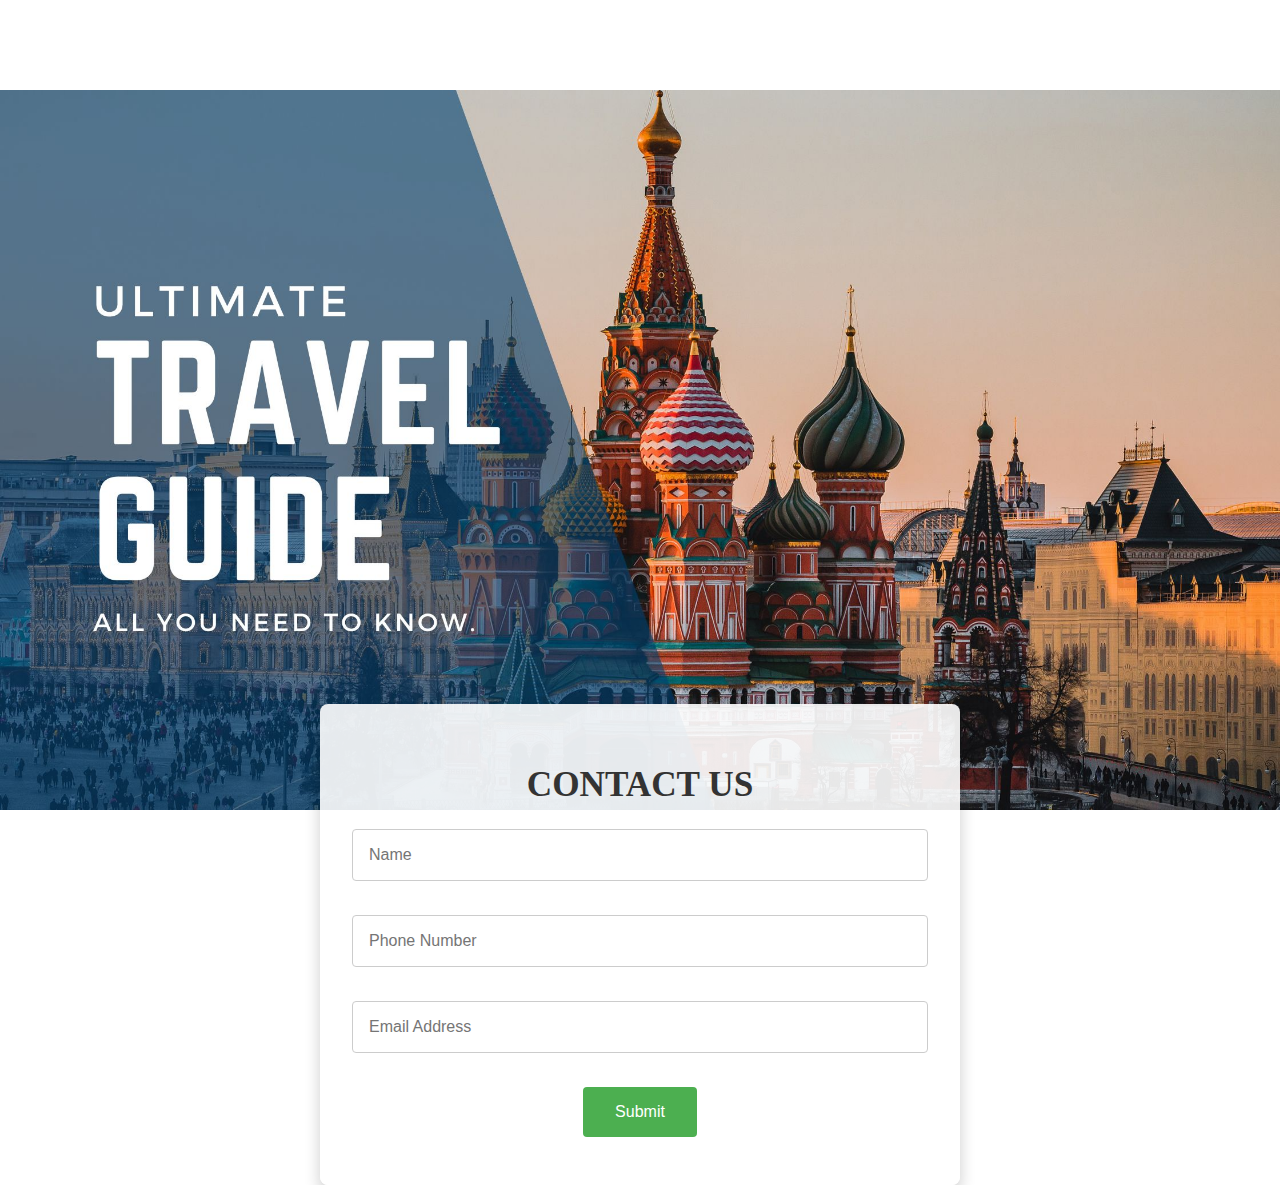
<file: contact.html>
<html>
    <head>
        <title>Contact</title>
        <link rel="stylesheet" href="contact.css">
        <script defer src="contact.js"></script>
    </head>
    <body>
        <section id="Contact US" class="contact">
            <h2>CONTACT US</h2>
            <form action="#" method="POST">
                <!-- Name Input -->
                <input type="text" id="name" name="name" placeholder="Name" required></br>
        
                <!-- Phone Input -->
                <input type="tel" id="phone" name="phone" placeholder="Phone Number" required></br>
        
                <!-- Email Input -->
                <input type="email" id="email" name="email" placeholder="Email Address" required></br>
        
                <!-- Submit Button -->
                <button type="submit">Submit</button>
            </form>
        </section>
        
    </body>
</html>
</file>
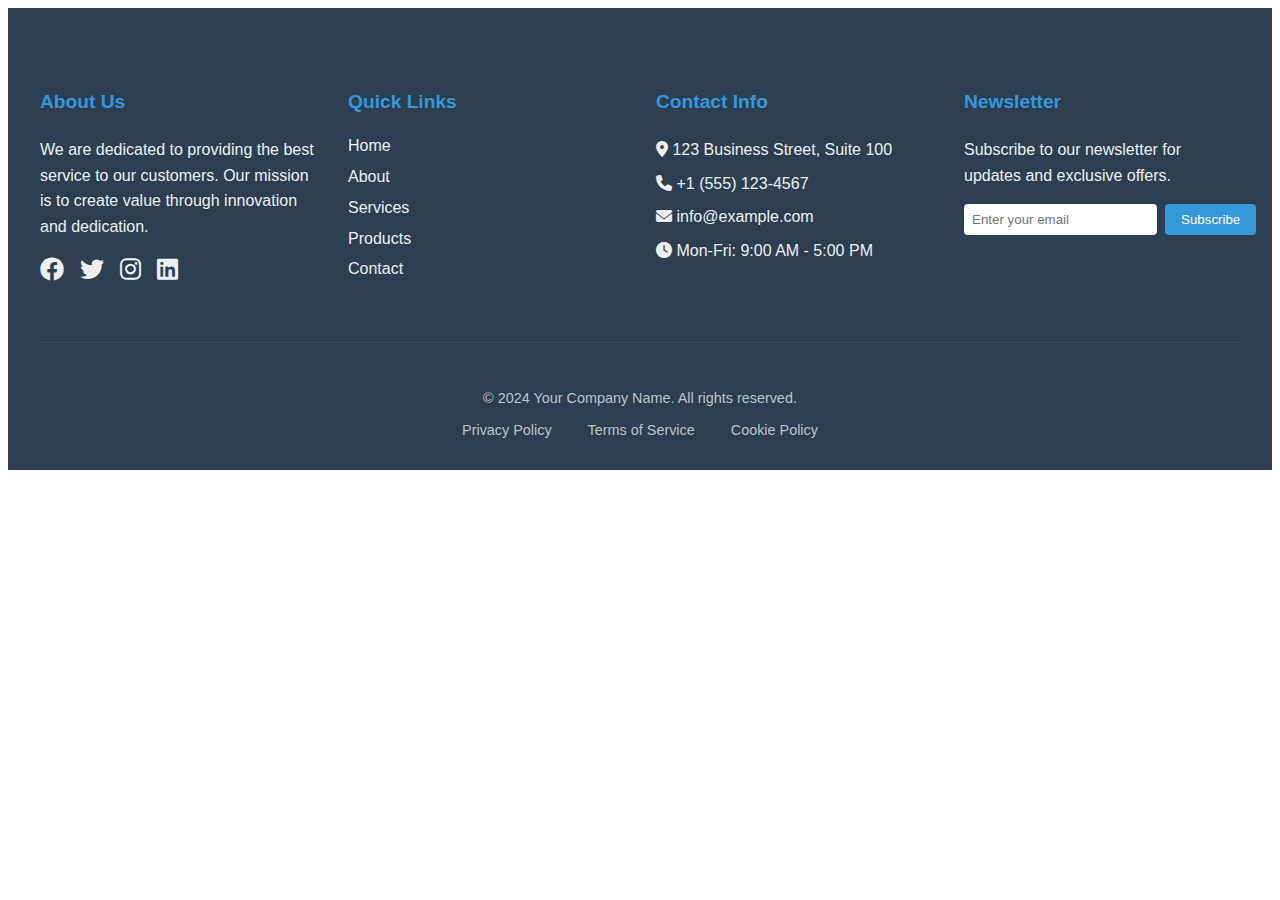
<file: test.html>
<!DOCTYPE html>
<html>
<head>
  <link href="https://cdnjs.cloudflare.com/ajax/libs/font-awesome/6.0.0/css/all.min.css" rel="stylesheet">
  <style>
    .footer {
      background-color: #2c3e50;
      color: #ecf0f1;
      padding: 4rem 0 2rem 0;
      font-family: 'Arial', sans-serif;
    }

    .footer-content {
      max-width: 1200px;
      margin: 0 auto;
      padding: 0 2rem;
    }

    .footer-grid {
      display: grid;
      grid-template-columns: repeat(auto-fit, minmax(250px, 1fr));
      gap: 2rem;
      margin-bottom: 3rem;
    }

    .footer-section h3 {
      color: #3498db;
      margin-bottom: 1.5rem;
      font-size: 1.2rem;
      font-weight: 600;
    }

    .footer-section p {
      margin: 0.5rem 0;
      line-height: 1.6;
    }

    .footer-links {
      list-style: none;
      padding: 0;
    }

    .footer-links li {
      margin-bottom: 0.8rem;
    }

    .footer-links a {
      color: #ecf0f1;
      text-decoration: none;
      transition: color 0.3s ease;
    }

    .footer-links a:hover {
      color: #3498db;
    }

    .social-links {
      display: flex;
      gap: 1rem;
      margin-top: 1rem;
    }

    .social-links a {
      color: #ecf0f1;
      text-decoration: none;
      font-size: 1.5rem;
      transition: color 0.3s ease;
    }

    .social-links a:hover {
      color: #3498db;
    }

    .footer-bottom {
      border-top: 1px solid #34495e;
      padding-top: 2rem;
      text-align: center;
      font-size: 0.9rem;
      color: #bdc3c7;
    }

    .footer-bottom-links {
      margin-top: 1rem;
    }

    .footer-bottom-links a {
      color: #bdc3c7;
      text-decoration: none;
      margin: 0 1rem;
      transition: color 0.3s ease;
    }

    .footer-bottom-links a:hover {
      color: #3498db;
    }

    .newsletter-form {
      display: flex;
      gap: 0.5rem;
      margin-top: 1rem;
    }

    .newsletter-form input {
      padding: 0.5rem;
      border: none;
      border-radius: 4px;
      flex-grow: 1;
    }

    .newsletter-form button {
      padding: 0.5rem 1rem;
      background-color: #3498db;
      color: white;
      border: none;
      border-radius: 4px;
      cursor: pointer;
      transition: background-color 0.3s ease;
    }

    .newsletter-form button:hover {
      background-color: #2980b9;
    }

    @media (max-width: 768px) {
      .footer-grid {
        grid-template-columns: 1fr;
      }
      
      .footer-bottom-links {
        display: flex;
        flex-direction: column;
        gap: 0.5rem;
      }
      
      .footer-bottom-links a {
        margin: 0.5rem 0;
      }
    }
  </style>
</head>
<body>
  <footer class="footer">
    <div class="footer-content">
      <div class="footer-grid">
        <div class="footer-section">
          <h3>About Us</h3>
          <p>We are dedicated to providing the best service to our customers. Our mission is to create value through innovation and dedication.</p>
          <div class="social-links">
            <a href="#"><i class="fab fa-facebook"></i></a>
            <a href="#"><i class="fab fa-twitter"></i></a>
            <a href="#"><i class="fab fa-instagram"></i></a>
            <a href="#"><i class="fab fa-linkedin"></i></a>
          </div>
        </div>

        <div class="footer-section">
          <h3>Quick Links</h3>
          <ul class="footer-links">
            <li><a href="#">Home</a></li>
            <li><a href="#">About</a></li>
            <li><a href="#">Services</a></li>
            <li><a href="#">Products</a></li>
            <li><a href="#">Contact</a></li>
          </ul>
        </div>

        <div class="footer-section">
          <h3>Contact Info</h3>
          <p><i class="fas fa-map-marker-alt"></i> 123 Business Street, Suite 100</p>
          <p><i class="fas fa-phone"></i> +1 (555) 123-4567</p>
          <p><i class="fas fa-envelope"></i> info@example.com</p>
          <p><i class="fas fa-clock"></i> Mon-Fri: 9:00 AM - 5:00 PM</p>
        </div>

        <div class="footer-section">
          <h3>Newsletter</h3>
          <p>Subscribe to our newsletter for updates and exclusive offers.</p>
          <form class="newsletter-form">
            <input type="email" placeholder="Enter your email">
            <button type="submit">Subscribe</button>
          </form>
        </div>
      </div>

      <div class="footer-bottom">
        <p>&copy; 2024 Your Company Name. All rights reserved.</p>
        <div class="footer-bottom-links">
          <a href="#">Privacy Policy</a>
          <a href="#">Terms of Service</a>
          <a href="#">Cookie Policy</a>
        </div>
      </div>
    </div>
  </footer>
</body>
</html>
</file>
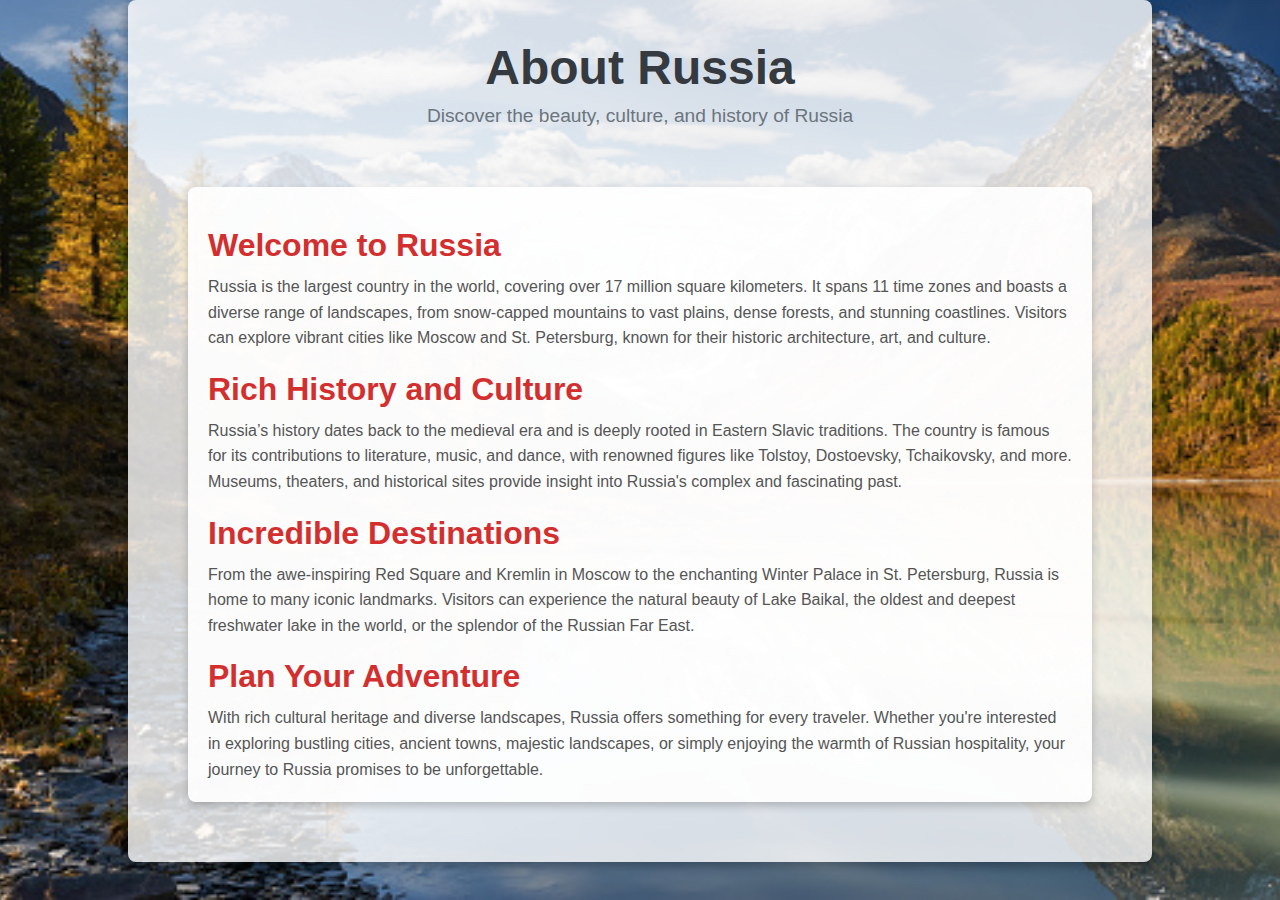
<file: about/about.html>
<!DOCTYPE html>
<html lang="en">
<head>
    <meta charset="UTF-8">
    <meta name="viewport" content="width=device-width, initial-scale=1.0">
    <title>About Russia - Russian Tourism</title>
    <style>
       
        * {
            margin: 0;
            padding: 0;
            box-sizing: border-box;
            font-family: Arial, sans-serif;
        }

        body {
            background: url("assets/russia_landscape.jpg") no-repeat center center fixed;
            background-size: cover; 
            color: #333;
        }

        .container {
            width: 80%;
            margin: 0 auto;
            padding: 20px;
            background-color: rgba(255, 255, 255, 0.8); 
            border-radius: 8px;
            box-shadow: 0px 4px 12px rgba(0, 0, 0, 0.3);
        }

        header {
            text-align: center;
            padding: 20px 0;
        }

        header h1 {
            font-size: 3rem;
            color: #343a40;
            transition: color 0.3s ease, transform 0.3s ease;
        }

        header h1:hover {
            color: #d32f2f; 
            transform: scale(1.05); 
        }

        header p {
            font-size: 1.2rem;
            color: #6c757d;
            margin-top: 10px;
            transition: color 0.3s ease;
        }

        header p:hover {
            color: #f8d7da;
        }

        .about-content {
            padding: 40px;
            display: flex;
            align-items: center;
            flex-wrap: wrap;
            gap: 20px;
            color: #333;
        }

        .about-text {
            flex: 1;
            padding: 20px;
            background-color: rgba(255, 255, 255, 0.9);
            border-radius: 8px;
            box-shadow: 0px 4px 8px rgba(0, 0, 0, 0.2);
            transition: transform 0.3s ease;
        }

        .about-text:hover {
            transform: scale(1.05);
        }

        .about-text h2 {
            font-size: 2rem;
            color: #d32f2f;
            margin-top: 20px;
            transition: color 0.3s ease;
        }

        .about-text h2:hover {
            color: #f8d7da; 
        }

        .about-text p {
            margin-top: 10px;
            line-height: 1.6;
            color: #555;
            transition: color 0.3s ease;
        }

        .about-text p:hover {
            color: #333; 
        }

        @media (max-width: 768px) {
            .about-content {
                flex-direction: column;
            }

            .about-text {
                padding: 10px;
            }
        }
    </style>
</head>
<body>

<div class="container">
    <header>
        <h1>About Russia</h1>
        <p>Discover the beauty, culture, and history of Russia</p>
    </header>

    <section class="about-content">
        <div class="about-text">
            <h2>Welcome to Russia</h2>
            <p>Russia is the largest country in the world, covering over 17 million square kilometers. It spans 11 time zones and boasts a diverse range of landscapes, from snow-capped mountains to vast plains, dense forests, and stunning coastlines. Visitors can explore vibrant cities like Moscow and St. Petersburg, known for their historic architecture, art, and culture.</p>
            
            <h2>Rich History and Culture</h2>
            <p>Russia’s history dates back to the medieval era and is deeply rooted in Eastern Slavic traditions. The country is famous for its contributions to literature, music, and dance, with renowned figures like Tolstoy, Dostoevsky, Tchaikovsky, and more. Museums, theaters, and historical sites provide insight into Russia's complex and fascinating past.</p>

            <h2>Incredible Destinations</h2>
            <p>From the awe-inspiring Red Square and Kremlin in Moscow to the enchanting Winter Palace in St. Petersburg, Russia is home to many iconic landmarks. Visitors can experience the natural beauty of Lake Baikal, the oldest and deepest freshwater lake in the world, or the splendor of the Russian Far East.</p>

            <h2>Plan Your Adventure</h2>
            <p>With rich cultural heritage and diverse landscapes, Russia offers something for every traveler. Whether you're interested in exploring bustling cities, ancient towns, majestic landscapes, or simply enjoying the warmth of Russian hospitality, your journey to Russia promises to be unforgettable.</p>
        </div>
    </section>
</div>

</body>
</html>
</file>
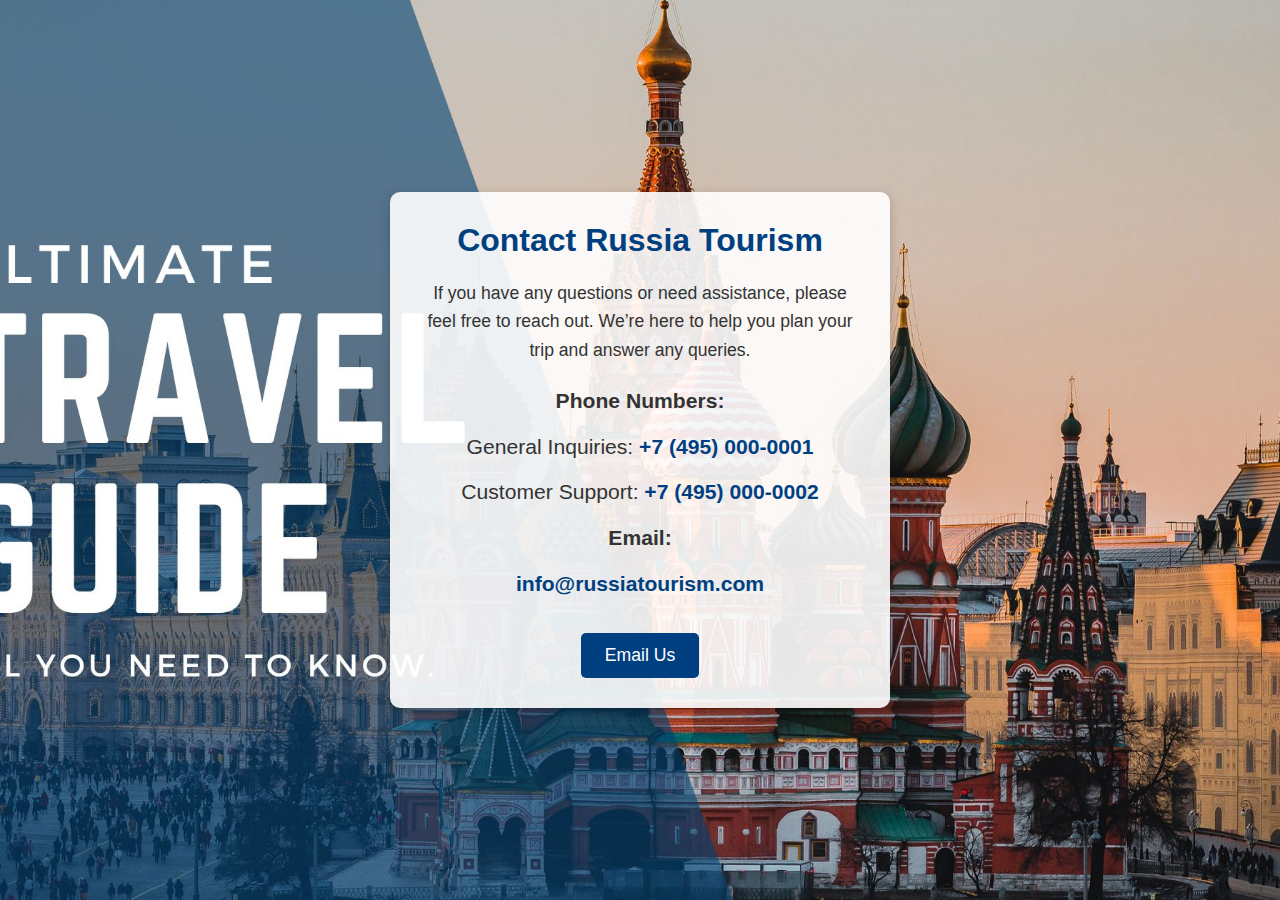
<file: contact/contact.html>
<!DOCTYPE html>
<html lang="en">
  <head>
    <meta charset="UTF-8" />
    <meta name="viewport" content="width=device-width, initial-scale=1.0" />
    <title>Contact Russia Tourism</title>
    <style>
      :root {
        --primary-color: rgb(32, 114, 152);
        --secondary-color: #3498db; /* Updated color */
        --text-color: #333;
      }
      * {
        margin: 0;
        padding: 0;
        box-sizing: border-box;
      }
      body {
        font-family: "Arial", sans-serif;
        background: url("assets/russia-travel-guide.jpg") no-repeat center
          center fixed;
        background-size: cover;
        color: #333;
        display: flex;
        justify-content: center;
        align-items: center;
        height: 100vh;
      }

      .container {
        background-color: rgba(255, 255, 255, 0.9);
        width: 90%;
        max-width: 500px;
        padding: 30px;
        border-radius: 10px;
        box-shadow: 0px 4px 12px rgba(0, 0, 0, 0.2);
        text-align: center;
      }
      h1 {
        color: #004080;
        font-size: 2em;
        margin-bottom: 20px;
        font-weight: bold;
      }
      p {
        font-size: 1.1em;
        line-height: 1.6;
        margin-bottom: 20px;
      }
      .contact-info {
        font-size: 1.2em;
        margin-top: 20px;
      }

      .contact-info p {
        margin: 12px 0;
      }
      .contact-info a {
        color: #004080;
        text-decoration: none;
        font-weight: bold;
        transition: color 0.3s ease;
      }

      .contact-info a:hover {
        color: #0088cc;
      }
      .contact-button {
        display: inline-block;
        margin-top: 20px;
        padding: 12px 24px;
        font-size: 1.1em;
        color: #fff;
        background-color: #004080;
        border: none;
        border-radius: 5px;
        text-decoration: none;
        transition: background-color 0.3s ease;
        cursor: pointer;
      }

      .contact-button:hover {
        background-color: #0088cc;
      }
    </style>
  </head>

  <body>
    <div class="container">
      <h1>Contact Russia Tourism</h1>
      <p>
        If you have any questions or need assistance, please feel free to reach
        out. We’re here to help you plan your trip and answer any queries.
      </p>

      <div class="contact-info">
        <p><strong>Phone Numbers:</strong></p>
        <p>
          General Inquiries: <a href="tel:+74950000001">+7 (495) 000-0001</a>
        </p>
        <p>
          Customer Support: <a href="tel:+74950000002">+7 (495) 000-0002</a>
        </p>

        <p><strong>Email:</strong></p>
        <p>
          <a href="mailto:info@russiatourism.com">info@russiatourism.com</a>
        </p>
      </div>

      <a href="mailto:info@russiatourism.com" class="contact-button"
        >Email Us</a
      >
    </div>
  </body>
</html>
</file>
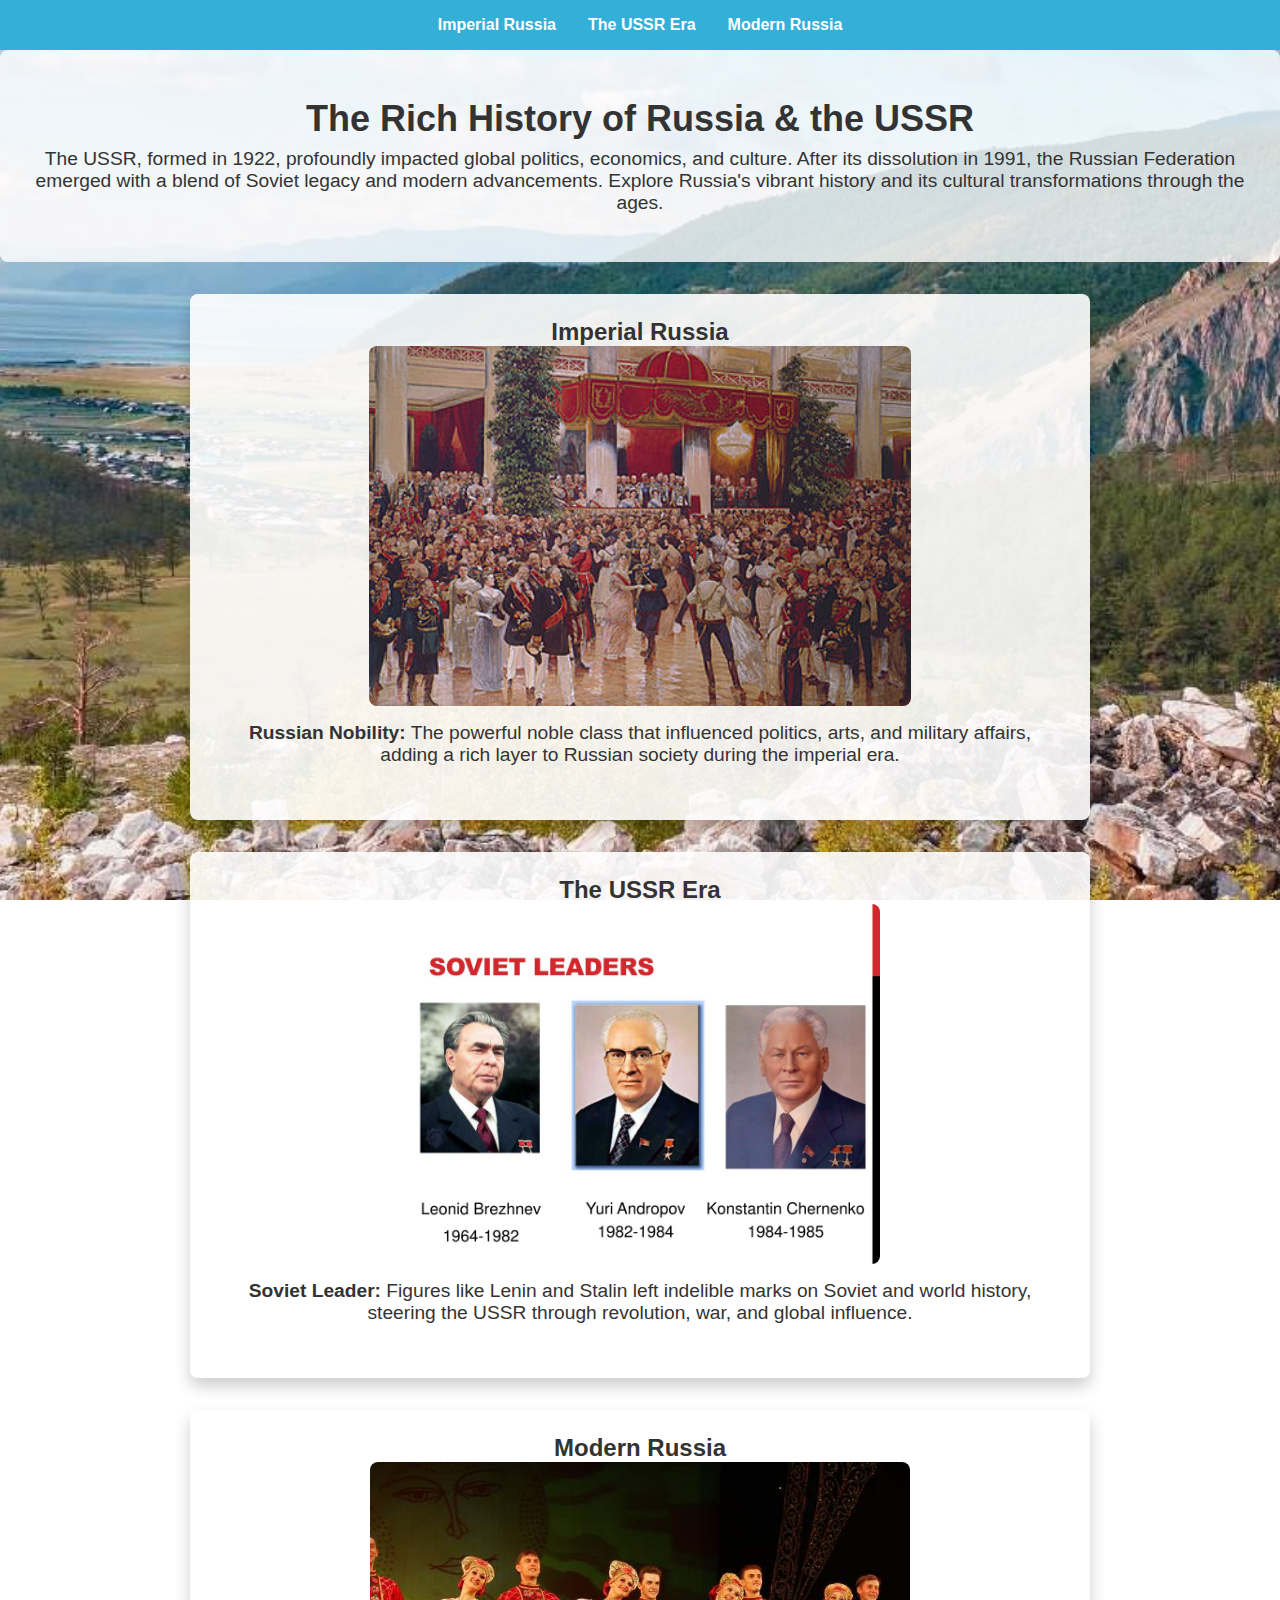
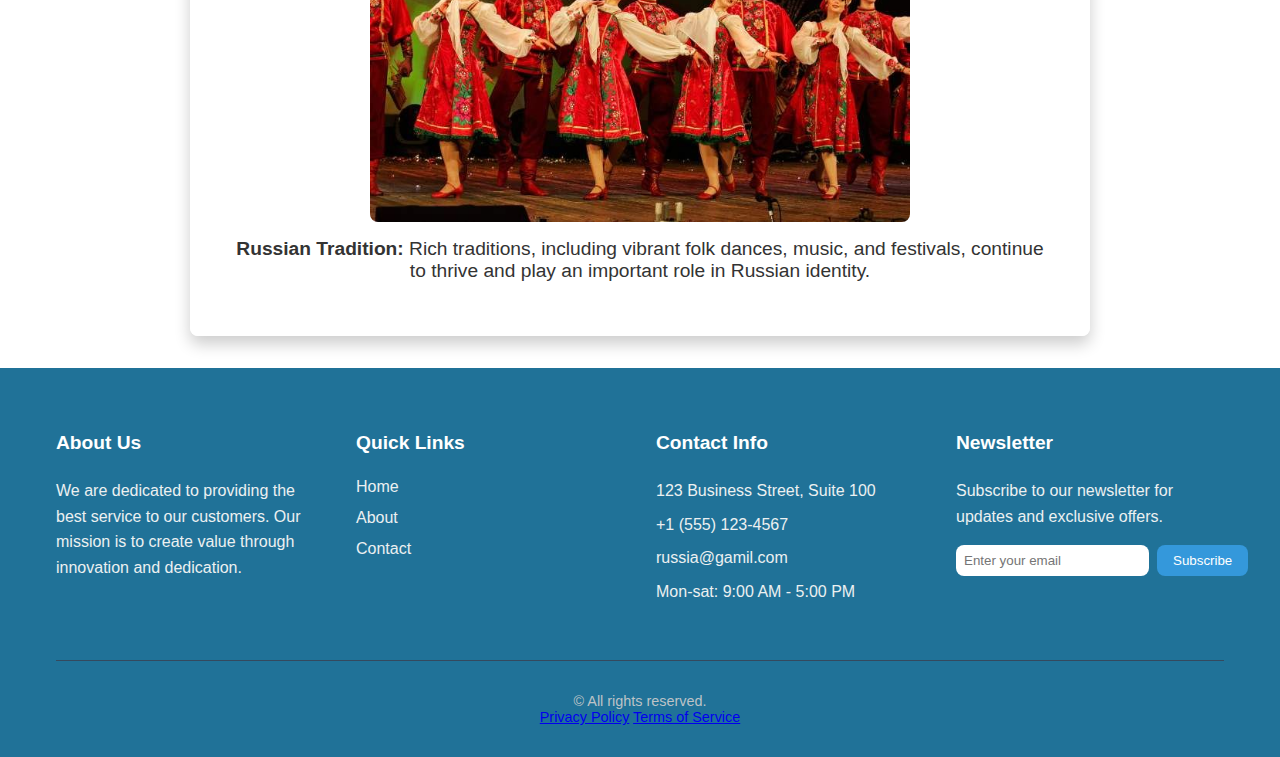
<file: history/history.html>
<!DOCTYPE html>
<html lang="en">

<head>
    <meta charset="UTF-8">
    <meta name="viewport" content="width=device-width, initial-scale=1.0">
    <title>History of Russia and USSR</title>
    <link rel="stylesheet" href="history.css">
    <script defer src="history.js"></script>
</head>

<body>

    <nav>
        <ul>
            <li><a href="#imperial">Imperial Russia</a></li>
            <li><a href="#ussr">The USSR Era</a></li>
            <li><a href="#modern">Modern Russia</a></li>
        </ul>
    </nav>

    <header>
        <h1 class="hover-effect">The Rich History of Russia & the USSR</h1>
        <p>The USSR, formed in 1922, profoundly impacted global politics, economics, and culture. After its dissolution
            in
            1991, the Russian Federation emerged with a blend of Soviet legacy and modern advancements. Explore Russia's
            vibrant history and its cultural transformations through the ages.</p>
    </header>


    <section id="imperial" class="history">
        <h2>Imperial Russia</h2>
        <div class="slideshow-container">
            <div class="slide">
                <img src="assets/imperial_palace.jpg" alt="Imperial Palace">
                <p><strong>Imperial Palace:</strong> A stunning example of Russian imperial architecture, showcasing the
                    grandeur of the Tsars and their enduring legacy in Russian history.</p>
            </div>
            <div class="slide">
                <img src="assets/russian_nobility.jpg" alt="Russian Nobility">
                <p><strong>Russian Nobility:</strong> The powerful noble class that influenced politics, arts, and
                    military
                    affairs, adding a rich layer to Russian society during the imperial era.</p>
            </div>
            <div class="slide">
                <img src="assets/st_basils_cathedral.jpg" alt="St. Basil's Cathedral">
                <p><strong>St. Basil's Cathedral:</strong> Known for its vivid colors and onion domes, this Moscow icon
                    stands
                    as a testament to Russian cultural and architectural heritage.</p>
            </div>
        </div>
    </section>

    <section id="ussr" class="history">
        <h2>The USSR Era</h2>
        <div class="slideshow-container">
            <div class="slide">
                <img src="assets/ussr_propaganda.png" alt="Soviet Propaganda">
                <p><strong>Soviet Propaganda:</strong> The USSR used powerful propaganda to unify citizens under
                    communist
                    ideology, spreading messages of equality and industrial progress.</p>
            </div>
            <div class="slide">
                <img src="assets/ussr_leader.jpg" alt="Soviet Leader">
                <p><strong>Soviet Leader:</strong> Figures like Lenin and Stalin left indelible marks on Soviet and
                    world
                    history, steering the USSR through revolution, war, and global influence.</p>
            </div>
            <div class="slide">
                <img src="assets/ussr_space_program.jpg" alt="Soviet Space Program">
                <p><strong>Soviet Space Program:</strong> Pioneering achievements in space, such as launching the first
                    satellite and astronaut, reflected the USSR's commitment to scientific progress.</p>
            </div>
        </div>
    </section>

    <section id="modern" class="history">
        <h2>Modern Russia</h2>
        <div class="slideshow-container">
            <div class="slide">
                <img src="assets/moscow_skyline.jpg" alt="Moscow Skyline">
                <p><strong>Moscow Skyline:</strong> Today’s Moscow blends historical architecture with modern
                    skyscrapers,
                    symbolizing Russia's evolution into a contemporary global power.</p>
            </div>
            <div class="slide">
                <img src="assets/russian_tradition.jpg" alt="Russian Tradition">
                <p><strong>Russian Tradition:</strong> Rich traditions, including vibrant folk dances, music, and
                    festivals,
                    continue to thrive and play an important role in Russian identity.</p>
            </div>
            <div class="slide">
                <img src="assets/red_square.jpg" alt="Red Square">
                <p><strong>Red Square:</strong> A historic site and gathering place, Red Square connects Russia's past
                    and
                    present, surrounded by landmarks like the Kremlin and Lenin's Mausoleum.</p>
            </div>
        </div>
    </section>
    <footer class="footer">
        <div class="footer-content">
            <div class="footer-grid">
                <div class="footer-section">
                    <h3>About Us</h3>
                    <p>We are dedicated to providing the best service to our customers. Our mission is to create value
                        through
                        innovation and dedication.</p>
                    <div class="social-links">
                        <a href="#"><i class="fab fa-facebook"></i></a>
                        <a href="#"><i class="fab fa-twitter"></i></a>
                        <a href="#"><i class="fab fa-instagram"></i></a>
                        <a href="#"><i class="fab fa-linkedin"></i></a>
                    </div>
                </div>

                <div class="footer-section">
                    <h3>Quick Links</h3>
                    <ul class="footer-links">
                        <li><a href="http://127.0.0.1:3000/Russian_Tourism_Website/homePage.html">Home</a></li>
                        <li><a href="http://127.0.0.1:3000/Russian_Tourism_Website/about/about.html">About</a></li>
                        <li><a href="http://127.0.0.1:3000/Russian_Tourism_Website/contact/contact.html">Contact</a>
                        </li>
                    </ul>
                </div>

                <div class="footer-section">
                    <h3>Contact Info</h3>
                    <p><i class="fas fa-map-marker-alt"></i> 123 Business Street, Suite 100</p>
                    <p><i class="fas fa-phone"></i> +1 (555) 123-4567</p>
                    <p><i class="fas fa-envelope"></i> russia@gamil.com</p>
                    <p><i class="fas fa-clock"></i> Mon-sat: 9:00 AM - 5:00 PM</p>
                </div>

                <div class="footer-section">
                    <h3>Newsletter</h3>
                    <p>Subscribe to our newsletter for updates and exclusive offers.</p>
                    <form class="newsletter-form">
                        <input type="email" placeholder="Enter your email">
                        <button type="submit">Subscribe</button>
                    </form>
                </div>
            </div>

            <div class="footer-bottom">
                <p>&copy; All rights reserved.</p>
                <div class="footer-bottom-links">
                    <a href="#">Privacy Policy</a>
                    <a href="#">Terms of Service</a>
                </div>
            </div>
        </div>
    </footer>
</body>

</html>
</file>
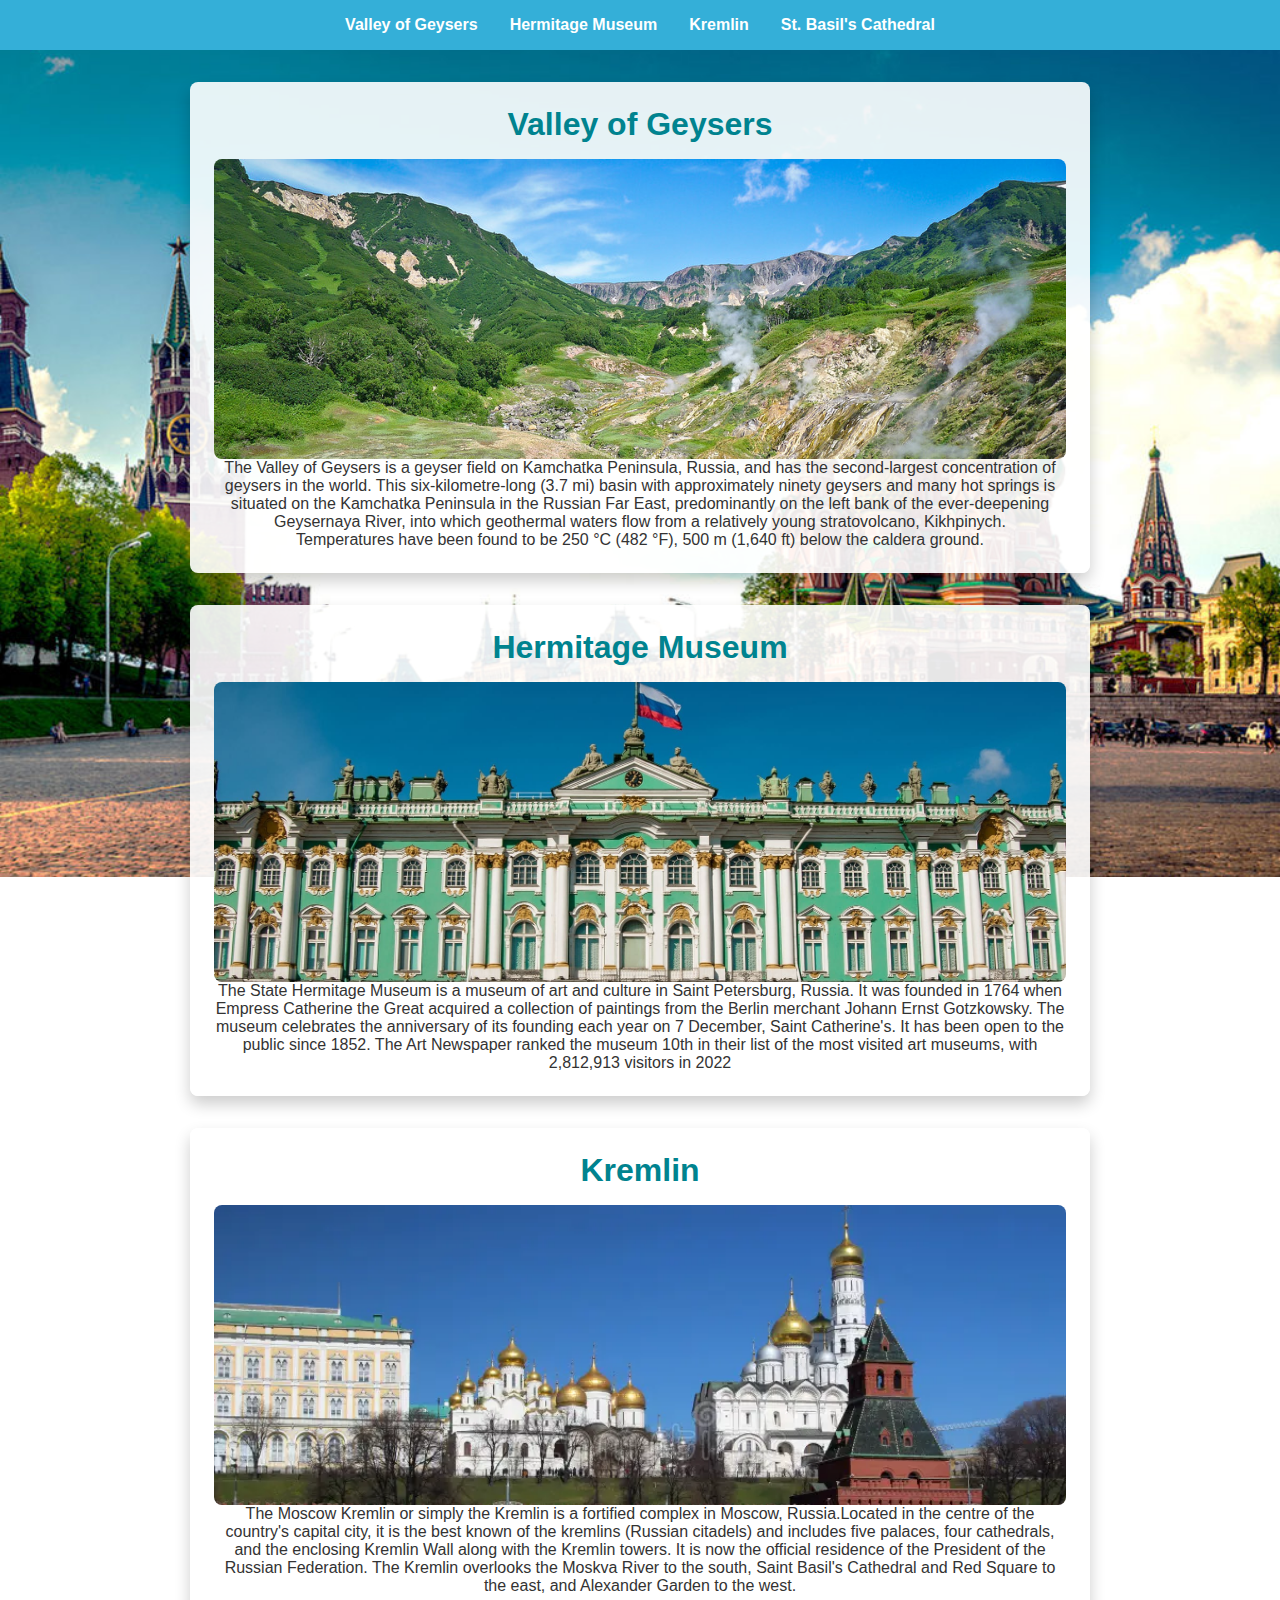
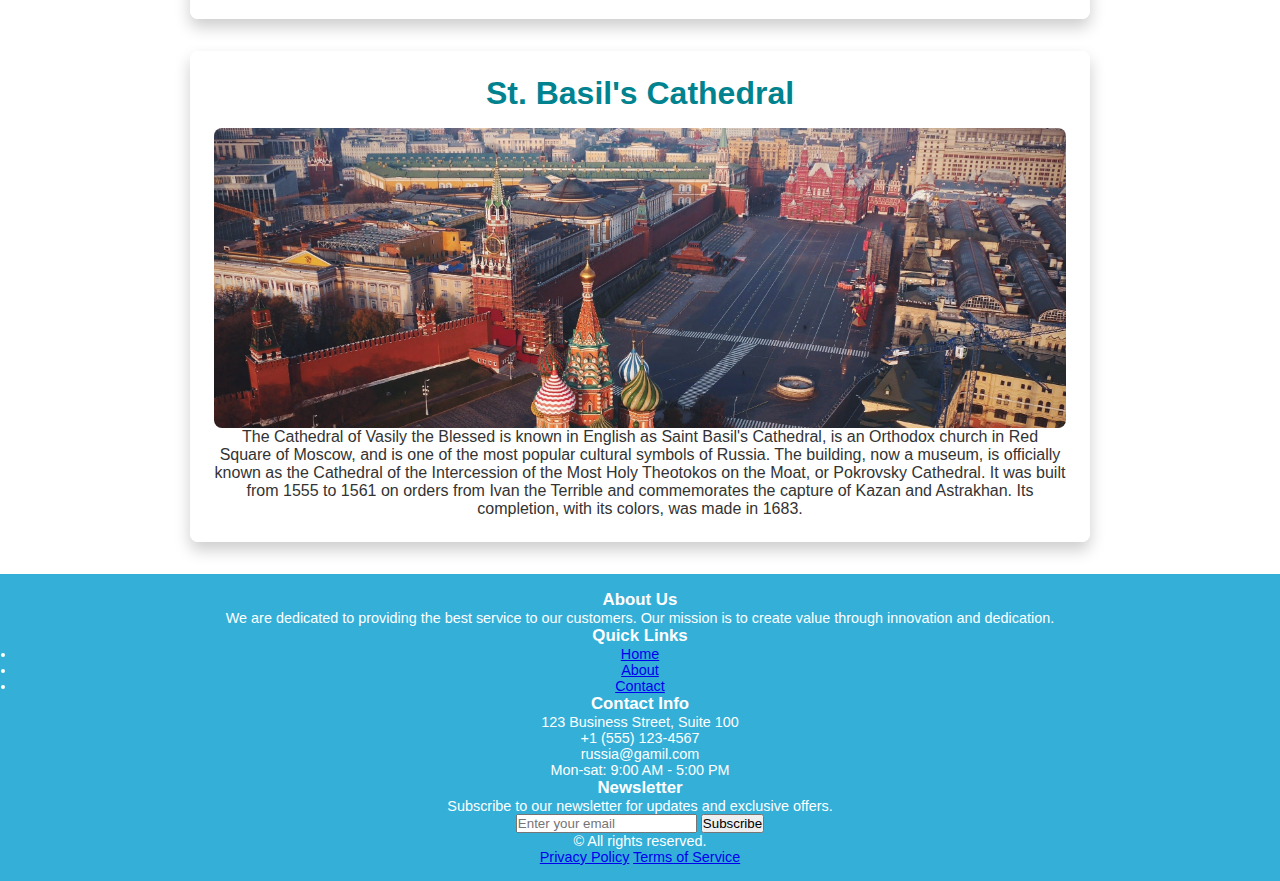
<file: tourist/tourist.html>
<!DOCTYPE html>
<html lang="en">
  <head>
    <meta charset="UTF-8" />
    <meta name="viewport" content="width=device-width, initial-scale=1.0" />
    <title>Tourist spot</title>
    <link rel="stylesheet" href="tourist.css" />
    <script defer src="tourist.js"></script>
  </head>

  <body>
    <nav>
      <ul>
        <li><a href="#Valley of Geysers">Valley of Geysers</a></li>
        <li><a href="#Hermitage Museum">Hermitage Museum</a></li>
        <li><a href="#Kremlin">Kremlin</a></li>
        <li><a href="#St. Basil's Cathedral">St. Basil's Cathedral</a></li>
      </ul>
    </nav>
    <section id="Valley of Geysers" class="history">
      <h2>Valley of Geysers</h2>
      <div class="slideshow-container">
        <img src="assets\valley-geysers8.jpg" class="slideshow-img" />
        <img
          src="assets\7780182154_2e928fe53e_b (1).jpg"
          class="slideshow-img"
        />
        <img src="assets\R.jpg" class="slideshow-img" />
      </div>
      <p>
        The Valley of Geysers is a geyser field on Kamchatka Peninsula, Russia,
        and has the second-largest concentration of geysers in the world. This
        six-kilometre-long (3.7 mi) basin with approximately ninety geysers and
        many hot springs is situated on the Kamchatka Peninsula in the Russian
        Far East, predominantly on the left bank of the ever-deepening
        Geysernaya River, into which geothermal waters flow from a relatively
        young stratovolcano, Kikhpinych.<br />
        Temperatures have been found to be 250 °C (482 °F), 500 m (1,640 ft)
        below the caldera ground.
      </p>
    </section>

    <section id="Hermitage Museum" class="history">
      <h2>Hermitage Museum</h2>
      <div class="slideshow-container">
        <img
          src="assets\aerial-view-cityscape-city-center-palace-square-state-hermitage-museum-winter-palace-neva-river-saint-petersburg-skyline-spb-159671281.webp"
          alt="Soviet Propaganda"
          class="slideshow-img"
        />
        <img
          src="assets\architecture-3287636_1920-1-1.jpg"
          alt="Soviet Leader"
          class="slideshow-img"
        />
        <img
          src="assets\desktop-wallpaper-hermitage-museum-man-made-hq-hermitage-museum-hermitage.jpg"
          alt="Soviet Space Program"
          class="slideshow-img"
        />
      </div>
      <p>
        The State Hermitage Museum is a museum of art and culture in Saint
        Petersburg, Russia. It was founded in 1764 when Empress Catherine the
        Great acquired a collection of paintings from the Berlin merchant Johann
        Ernst Gotzkowsky. The museum celebrates the anniversary of its founding
        each year on 7 December, Saint Catherine's. It has been open to the
        public since 1852. The Art Newspaper ranked the museum 10th in their
        list of the most visited art museums, with 2,812,913 visitors in 2022
      </p>
    </section>

    <section id="Kremlin" class="history">
      <h2>Kremlin</h2>
      <div class="slideshow-container">
        <img
          src="assets\wallpapersden.com_moscow-kremlin-kremlin-wall_1680x1050.jpg"
          class="slideshow-img"
        />
        <img
          src="assets\moscow-kremlin-fortified-complex-heart-overlooking-moskva-river-to-south-saint-basil-s-cathedral-65557851.webp"
          class="slideshow-img"
        />
        <img
          src="assets\HD-wallpaper-kremlin-moscow-russia-kremlin-moscow-river-russia.jpg"
          class="slideshow-img"
        />
      </div>
      <p>
        The Moscow Kremlin or simply the Kremlin is a fortified complex in
        Moscow, Russia.Located in the centre of the country's capital city, it
        is the best known of the kremlins (Russian citadels) and includes five
        palaces, four cathedrals, and the enclosing Kremlin Wall along with the
        Kremlin towers. It is now the official residence of the President of the
        Russian Federation. The Kremlin overlooks the Moskva River to the south,
        Saint Basil's Cathedral and Red Square to the east, and Alexander Garden
        to the west.
      </p>
    </section>

    <section id="St. Basil's Cathedral" class="history">
      <h2>St. Basil's Cathedral</h2>
      <div class="slideshow-container">
        <img src="assets\552839.jpg" class="slideshow-img" />
        <img
          src="assets\architecture-building-city-cityscape-wallpaper.jpg"
          class="slideshow-img"
        />
        <img
          src="assets\3bf6c50926a03d439efaf420d21ffe83.jpg"
          class="slideshow-img"
        />
      </div>
      <p>
        The Cathedral of Vasily the Blessed is known in English as Saint Basil's
        Cathedral, is an Orthodox church in Red Square of Moscow, and is one of
        the most popular cultural symbols of Russia. The building, now a museum,
        is officially known as the Cathedral of the Intercession of the Most
        Holy Theotokos on the Moat, or Pokrovsky Cathedral. It was built from
        1555 to 1561 on orders from Ivan the Terrible and commemorates the
        capture of Kazan and Astrakhan. Its completion, with its colors, was
        made in 1683.
      </p>
    </section>
    <footer class="footer">
      <div class="footer-content">
        <div class="footer-grid">
          <div class="footer-section">
            <h3>About Us</h3>
            <p>We are dedicated to providing the best service to our customers. Our mission is to create value through
              innovation and dedication.</p>
            <div class="social-links">
              <a href="#"><i class="fab fa-facebook"></i></a>
              <a href="#"><i class="fab fa-twitter"></i></a>
              <a href="#"><i class="fab fa-instagram"></i></a>
              <a href="#"><i class="fab fa-linkedin"></i></a>
            </div>
          </div>
  
          <div class="footer-section">
            <h3>Quick Links</h3>
            <ul class="footer-links">
              <li><a href="http://127.0.0.1:3000/Russian_Tourism_Website/homePage.html">Home</a></li>
              <li><a href="http://127.0.0.1:3000/Russian_Tourism_Website/about/about.html">About</a></li>
              <li><a href="http://127.0.0.1:3000/Russian_Tourism_Website/contact/contact.html">Contact</a></li>
            </ul>
          </div>
  
          <div class="footer-section">
            <h3>Contact Info</h3>
            <p><i class="fas fa-map-marker-alt"></i> 123 Business Street, Suite 100</p>
            <p><i class="fas fa-phone"></i> +1 (555) 123-4567</p>
            <p><i class="fas fa-envelope"></i> russia@gamil.com</p>
            <p><i class="fas fa-clock"></i> Mon-sat: 9:00 AM - 5:00 PM</p>
          </div>
  
          <div class="footer-section">
            <h3>Newsletter</h3>
            <p>Subscribe to our newsletter for updates and exclusive offers.</p>
            <form class="newsletter-form">
              <input type="email" placeholder="Enter your email">
              <button type="submit">Subscribe</button>
            </form>
          </div>
        </div>
  
        <div class="footer-bottom">
          <p>&copy; All rights reserved.</p>
          <div class="footer-bottom-links">
            <a href="#">Privacy Policy</a>
            <a href="#">Terms of Service</a>
          </div>
        </div>
      </div>
    </footer>
  </body>
</html>
</file>
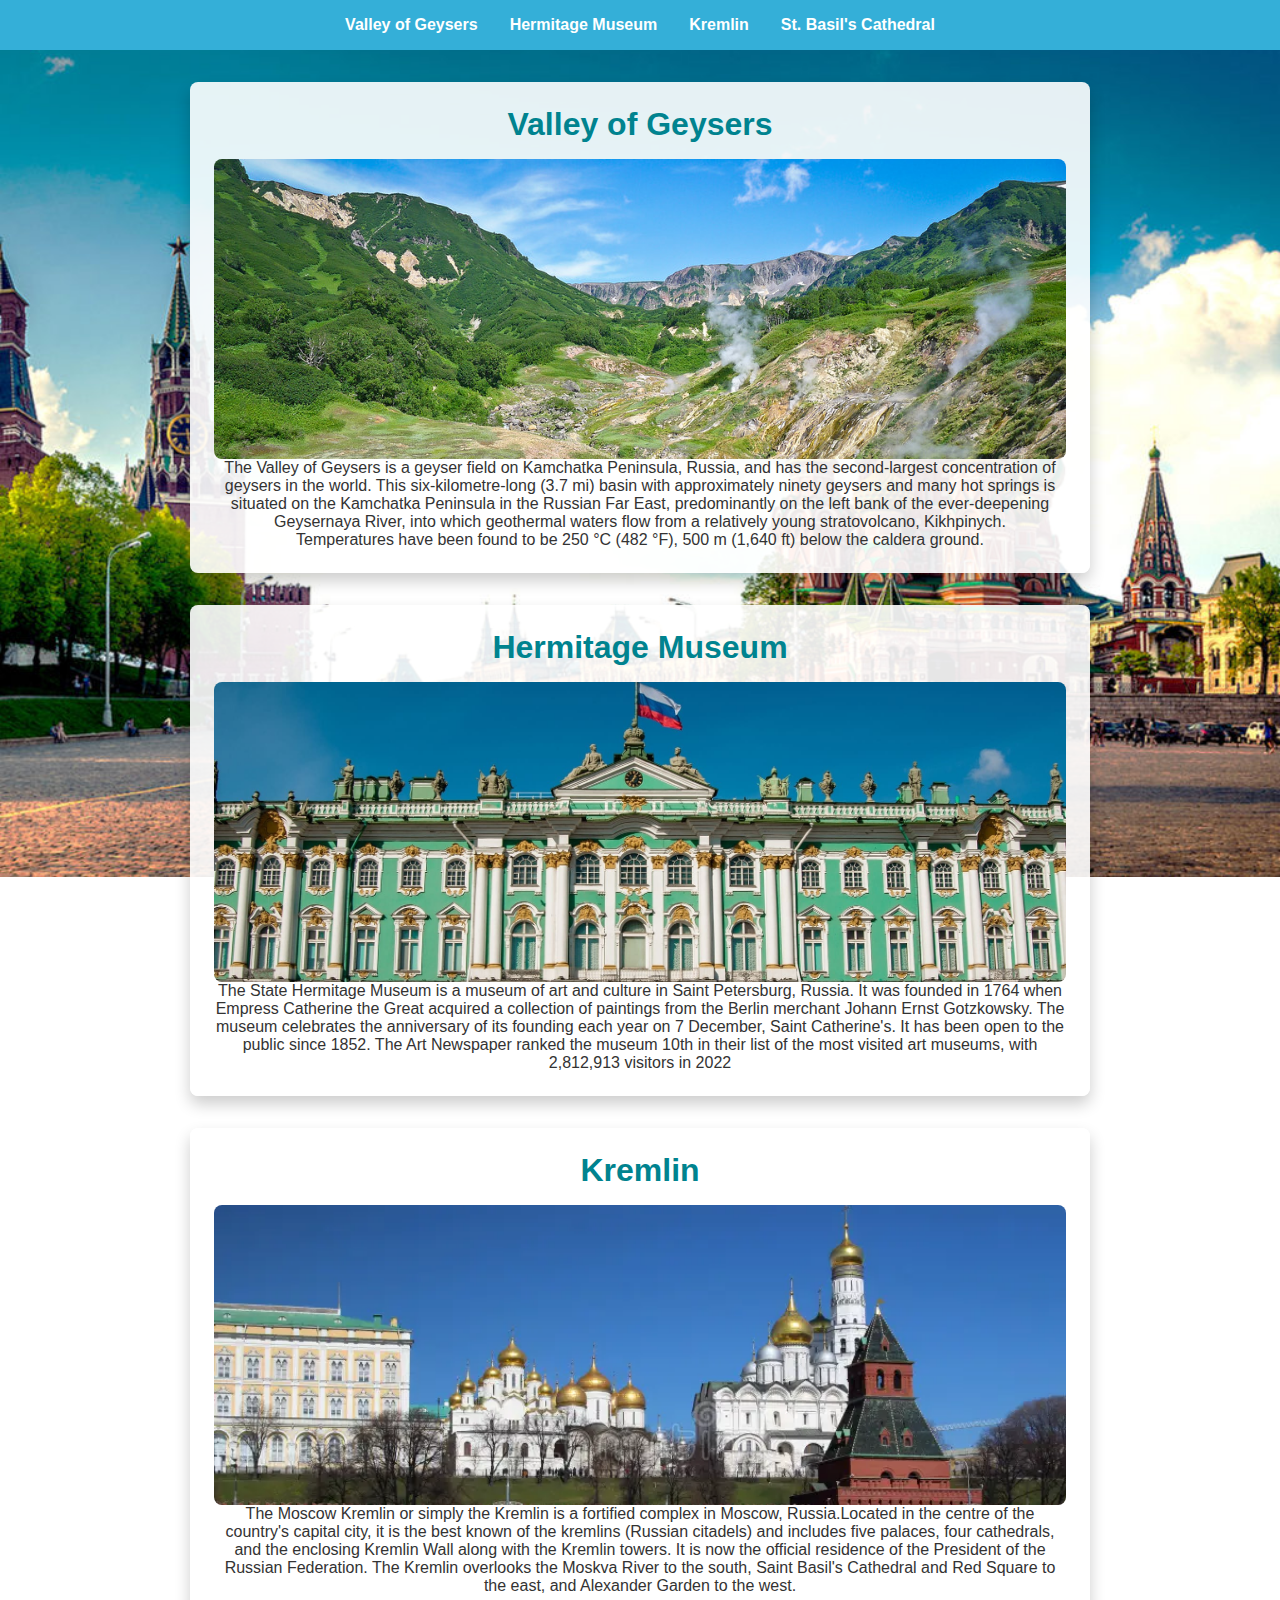
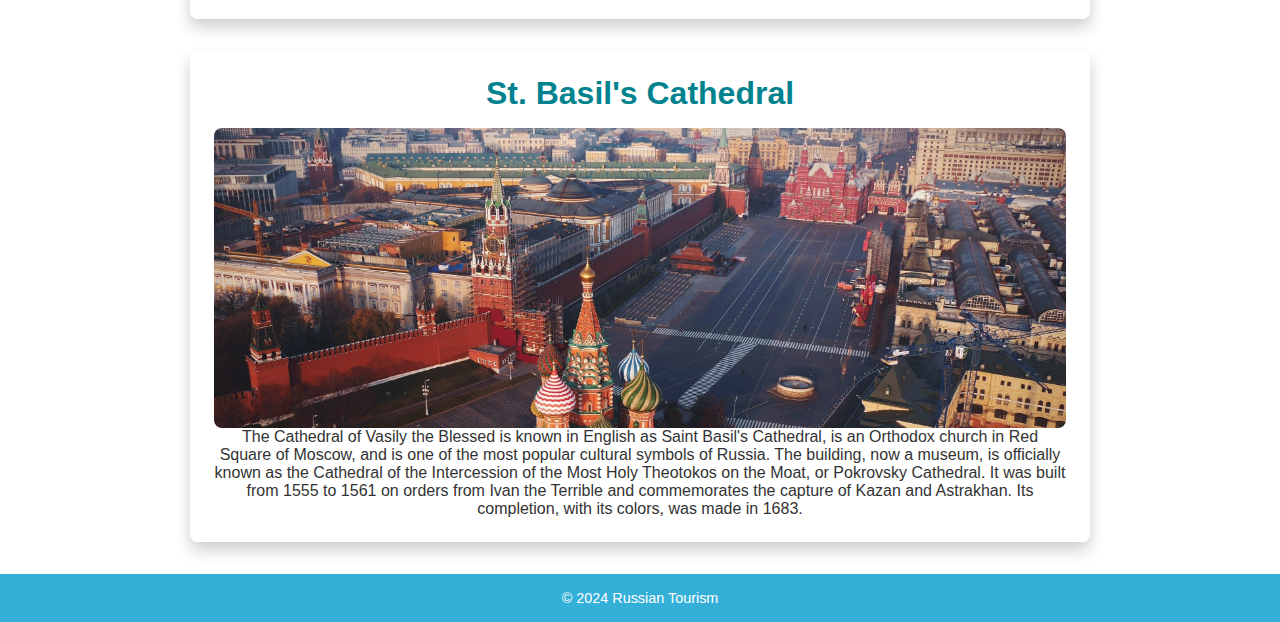
<file: tourist/tourit.html>
<!DOCTYPE html>
<html lang="en">

<head>
    <meta charset="UTF-8">
    <meta name="viewport" content="width=device-width, initial-scale=1.0">
    <title>Tourist spot</title>
    <link rel="stylesheet" href="tourist.css">
    <script defer src="tourist.js"></script>
</head>

<body>

    <nav>
        <ul>
            <li><a href="#Valley of Geysers">Valley of Geysers</a></li>
            <li><a href="#Hermitage Museum">Hermitage Museum</a></li>
            <li><a href="#Kremlin">Kremlin</a></li>
            <li><a href="#St. Basil's Cathedral">St. Basil's Cathedral</a></li>
        </ul>
    </nav>
    <section id="Valley of Geysers" class="history">
        <h2>Valley of Geysers</h2>
        <div class="slideshow-container">
            <img src="valley-geysers8.jpg" class="slideshow-img">
            <img src="7780182154_2e928fe53e_b (1).jpg" class="slideshow-img">
            <img src="R.jpg" class="slideshow-img">
        </div>
        <p>The Valley of Geysers is a geyser field on Kamchatka Peninsula, Russia, and has the second-largest concentration of geysers in the world. 
            This six-kilometre-long (3.7 mi) basin with approximately ninety geysers and many hot springs is situated on the Kamchatka Peninsula in the Russian Far East, 
            predominantly on the left bank of the ever-deepening Geysernaya River,
             into which geothermal waters flow from a relatively young stratovolcano, Kikhpinych.<br>
             Temperatures have been found to be 250 °C (482 °F), 500 m (1,640 ft) below the caldera ground.</p>

    </section>

    <section id="Hermitage Museum" class="history">
        <h2>Hermitage Museum</h2>
        <div class="slideshow-container">
            <img src="aerial-view-cityscape-city-center-palace-square-state-hermitage-museum-winter-palace-neva-river-saint-petersburg-skyline-spb-159671281.webp" alt="Soviet Propaganda" class="slideshow-img">
            <img src="architecture-3287636_1920-1-1.jpg" alt="Soviet Leader" class="slideshow-img">
            <img src="desktop-wallpaper-hermitage-museum-man-made-hq-hermitage-museum-hermitage.jpg" alt="Soviet Space Program" class="slideshow-img">
        </div>
        <p>The State Hermitage Museum is a museum of art and culture in Saint Petersburg, Russia.
             It was founded in 1764 when Empress Catherine the Great acquired a collection of paintings from the Berlin merchant Johann Ernst Gotzkowsky. 
            The museum celebrates the anniversary of its founding each year on 7 December, Saint Catherine's.
            It has been open to the public since 1852.
             The Art Newspaper ranked the museum 10th in their list of the most visited art museums, with 2,812,913 visitors in 2022</p>

    </section>


    <section id="Kremlin" class="history">
        <h2>Kremlin</h2>
        <div class="slideshow-container">
            <img src="wallpapersden.com_moscow-kremlin-kremlin-wall_1680x1050.jpg"  class="slideshow-img">
            <img src="moscow-kremlin-fortified-complex-heart-overlooking-moskva-river-to-south-saint-basil-s-cathedral-65557851.webp" class="slideshow-img">
            <img src="HD-wallpaper-kremlin-moscow-russia-kremlin-moscow-river-russia.jpg" class="slideshow-img">
        </div>
        <p>The Moscow Kremlin or simply the Kremlin is a fortified complex in Moscow, Russia.Located in the centre of the country's capital city, 
            it is the best known of the kremlins (Russian citadels) and includes five palaces, four cathedrals, and the enclosing Kremlin Wall along with the Kremlin towers.
            It is now the official residence of the President of the Russian Federation. The Kremlin overlooks the Moskva River to the south, Saint Basil's Cathedral and Red Square to the east, and Alexander Garden to the west.</p>

    </section>


    <section id="St. Basil's Cathedral" class="history">
        <h2>St. Basil's Cathedral</h2>
        <div class="slideshow-container">
            <img src="552839.jpg"  class="slideshow-img">
            <img src="architecture-building-city-cityscape-wallpaper.jpg"  class="slideshow-img">
            <img src="3bf6c50926a03d439efaf420d21ffe83.jpg"  class="slideshow-img">
        </div>
        <p>The Cathedral of Vasily the Blessed is known in English as Saint Basil's Cathedral,
             is an Orthodox church in Red Square of Moscow, and is one of the most popular cultural symbols of Russia. 
             The building, now a museum, is officially known as the Cathedral of the Intercession of the Most Holy Theotokos on the Moat, or Pokrovsky Cathedral.
             It was built from 1555 to 1561 on orders from Ivan the Terrible and commemorates the capture of Kazan and Astrakhan. Its completion, with its colors, was made in 1683. </p>
    </section>


    <footer>
        <p>&copy; 2024 Russian Tourism</p>
    </footer>
</body>

</html>
</file>
<file: contact.css>
body {
    background: url('Russia-Travel-Guide.jpg') no-repeat center center fixed;
    background-size: 100% ;
    color: #333;
}
.contact {
    margin: 14rem auto; /* Centered vertically with large margin */
    padding: 2rem;
    max-width: 600px; /* Slightly larger container for better form visibility */
    background-color: rgba(255, 255, 255, 0.9); /* White background with slight transparency */
    border-radius: 8px; /* Rounded corners */
    box-shadow: 0 8px 16px rgba(0, 0, 0, 0.2); /* Soft shadow for 3D effect */
    text-align: center; /* Center align the content */
    position: absolute;
    top: 30rem; /* Space from the top of the page */
    right: 25%; /* Position it towards the right */
    left: 25%; /* Ensure it stays centered horizontally as well */
}

.contact h2 {
    font-size: 2.2rem;
    font-weight: bold;
    color: #333;
    margin-bottom: 1.5rem;
    text-transform: uppercase; /* Make the title all caps */
}

form {
    display: flex;
    flex-direction: column; /* Stack form elements vertically */
    gap: 0.5rem; /* Space between each form element */
    justify-content: center;
    align-items: center;
}

label {
    font-size: 1rem;
    color: #333;
    text-align: left;
    width: 100%;
    margin-bottom: 0.5rem;
}

input {
    width: 100%;
    padding: 1rem;
    border: 1px solid #ccc;
    border-radius: 4px;
    font-size: 1rem;
    box-sizing: border-box; /* Include padding in the element's width */
    transition: border 0.3s ease-in-out;
}

input:focus {
    border-color: #4CAF50; /* Green border when input is focused */
    outline: none; /* Remove default outline */
}

button {
    padding: 1rem 2rem;
    background-color: #4CAF50; /* Green background */
    color: white;
    border: none;
    border-radius: 4px;
    font-size: 1rem;
    cursor: pointer;
    transition: background-color 0.3s ease-in-out;
}

button:hover {
    background-color: #45a049; /* Darker green when hovered */
}

button:active {
    background-color: #388e3c; /* Darker green on button click */
}
</file>
<file: history/history.css>
:root {
  --primary-color: rgb(32, 114, 152);
  --secondary-color: #3498db;
  --text-color: #333;
  --light-text: #ecf0f1;
  --background-light: #ffffff;
  --transition-standard: 0.3s ease;
  --container-max-width: 1200px;
  --spacing-standard: 1rem;
  --border-radius: 8px;
}

* {
  margin: 0;
  padding: 0;
  box-sizing: border-box;
  font-family: Arial, sans-serif;
}

html {
  scroll-behavior: smooth;
}

/* Body Styles */
body {
  background: url('assets/backgroundimage.jpg') no-repeat center center fixed;
  background-size: cover;
  color: #333;
  font-size: 1rem;
}


nav {
  background-color: rgb(52, 175, 216);
  padding: 1rem;
  text-align: center;
  position: relative;
  z-index: 100;
}

nav ul {
  list-style: none;
  display: flex;
  justify-content: center;
  gap: 2rem;
  flex-wrap: wrap;
}

nav a {
  color: #fff;
  text-decoration: none;
  font-weight: bold;
  transition: color 0.3s ease;
}

nav a:hover {
  color: var(--secondary-color);
}


header {
  text-align: center;
  padding: 3rem 1rem;
  background: rgba(255, 255, 255, 0.8);
  margin-bottom: 1.5rem;
  border-radius: 8px;
}

header h1 {
  font-size: 2.8rem;
  margin-bottom: 0.5rem;
}

header p {
  font-size: 1.2rem;
}

/* Section Styles */
.history {
  margin: 2rem auto;
  padding: 1.5rem;
  max-width: 900px;
  background-color: rgba(255, 255, 255, 0.9);
  border-radius: 8px;
  box-shadow: 0 8px 16px rgba(0, 0, 0, 0.2);
  text-align: center;
}

.slideshow-container {
  position: relative;
  width: 100%;
  overflow: hidden;
  border-radius: 8px;
  height: 450px;
}

.slide {
  position: absolute;
  width: 100%;
  height: 100%;
  opacity: 0;
  transition: opacity 1s ease;
  display: flex;
  flex-direction: column;
  align-items: center;
}

.slide img {
  max-width: 100%;
  height: 80%;
  object-fit: cover;
  border-radius: 8px;
}

.slide p {
  margin-top: 1rem;
  font-size: 1.2rem;
  color: var(--text-color);
  padding: 0 1rem;
}

.slide.active {
  opacity: 1;
}


.footer {
  background-color: var(--primary-color);
  color: var(--light-text);
  padding: 4rem 0 2rem;
}

.footer-content {
  max-width: var(--container-max-width);
  margin: 0 auto;
  padding: 0 var(--spacing-standard);
}

.footer-grid {
  display: grid;
  grid-template-columns: repeat(auto-fit, minmax(250px, 1fr));
  gap: 2rem;
  margin-bottom: 3rem;
}

.footer-section h3 {
  color: white;
  margin-bottom: 1.5rem;
  font-size: 1.2rem;
  font-weight: 600;
}

.footer-section p {
  margin: 0.5rem 0;
  line-height: 1.6;
}

.footer-links {
  list-style: none;
}

.footer-links li {
  margin-bottom: 0.8rem;
}

.footer-links a,
.social-links a {
  color: var(--light-text);
  text-decoration: none;
  transition: color var(--transition-standard);
}

.footer-links a:hover,
.social-links a:hover {
  color: var(--secondary-color);
}

.social-links {
  display: flex;
  gap: var(--spacing-standard);
  margin-top: var(--spacing-standard);
}

.social-links a {
  font-size: 1.5rem;
}

.footer-bottom {
  border-top: 1px solid #34495e;
  padding-top: 2rem;
  text-align: center;
  font-size: 0.9rem;
  color: #bdc3c7;
}

.newsletter-form {
  display: flex;
  gap: 0.5rem;
  margin-top: var(--spacing-standard);
}

.newsletter-form input {
  padding: 0.5rem;
  border: none;
  border-radius: var(--border-radius);
  flex-grow: 1;
}

.newsletter-form button {
  padding: 0.5rem 1rem;
  background-color: var(--secondary-color);
  color: white;
  border: none;
  border-radius: var(--border-radius);
  cursor: pointer;
  transition: background-color var(--transition-standard);
}

.newsletter-form button:hover {
  background-color: #2980b9;
}

/* Media Queries */
@media (max-width: 768px) {
  .footer-grid {
    grid-template-columns: 1fr;
  }

  .footer-bottom-links {
    display: flex;
    flex-direction: column;
    gap: 0.5rem;
  }

  .footer-bottom-links a {
    margin: 0.5rem 0;
  }

  .container-2 {
    grid-template-columns: 1fr;
  }

  .welcome-message {
    padding: 3rem;
    font-size: 1.5em;
  }
}

@media (max-width: 480px) {
  body {
    font-size: 1rem;
  }

  .nav-item {
    font-size: 1rem;
    margin-right: 0.5rem;
  }

  .nav-item a {
    padding: 0.5rem 0.75rem;
  }
}

header h1 {
  font-size: 36px;
  transition: color 0.3s ease, transform 0.3s ease;
}


header h1:hover {
  color: red;
  transform: scale(1.1);
}
</file>
<file: tourist/tourist.css>
* {
    margin: 0;
    padding: 0;
    box-sizing: border-box;
    font-family: Arial, sans-serif;
}


body {
    background: url('red-square-1024x682.jpg') no-repeat center center fixed;
    background-size: 100% ;
    color: #333;
}

nav {
    background-color: rgb(52, 175, 216);
    padding: 1rem;
    text-align: center;
    position: relative;
    z-index: 10;
}

nav ul {
    list-style: none;
    display: flex;
    justify-content: center;
    gap: 2rem;
}

nav a {
    color: #fff;
    text-decoration: none;
    font-weight: bold;
    transition: color 0.3s ease;
}

nav a:hover {
    color: #ffd600;
}


header {
    text-align: center;
    padding: 3rem 1rem;
    background: rgba(255, 255, 255, 0.8);
    margin-bottom: 1.5rem;
    border-radius: 8px;
}

header h1 {
    font-size: 2.8rem;
    margin-bottom: 0.5rem;
    transition: color 0.3s ease, transform 0.3s ease;
}

header h1:hover {
    color: #ff5722;
    transform: scale(1.05);
}

header p {
    font-size: 1.2rem;
}


.history {
    margin: 2rem auto;
    padding: 1.5rem;
    max-width: 900px;
    background-color: rgba(255, 255, 255, 0.9);
    border-radius: 8px;
    box-shadow: 0 8px 16px rgba(0, 0, 0, 0.2);
    text-align: center;
    transition: transform 0.3s ease, box-shadow 0.3s ease;
}

.history:hover {
    transform: scale(1.02);
    box-shadow: 0 12px 24px rgba(0, 0, 0, 0.3);
}

.history h2 {
    font-size: 2rem;
    color: #00838f;
    margin-bottom: 1rem;
}


.slideshow-container {
    position: relative;
    width: 100%;
    height: 300px;
    overflow: hidden;
    border-radius: 8px;
}


.slideshow-img {
    width: 100%;
    height: 150%;
    object-fit: cover;
    position: absolute;
    top: 0;
    left: 0;
    opacity: 0;
    transition: opacity 1s ease;
}

.slideshow-img.active {
    opacity: 1;
}


footer {
    text-align: center;
    padding: 1rem;
    background-color: rgb(52, 175, 216);
    color: #fff;
    font-size: 0.9rem;
    margin-top: 2rem;
}
</file>
